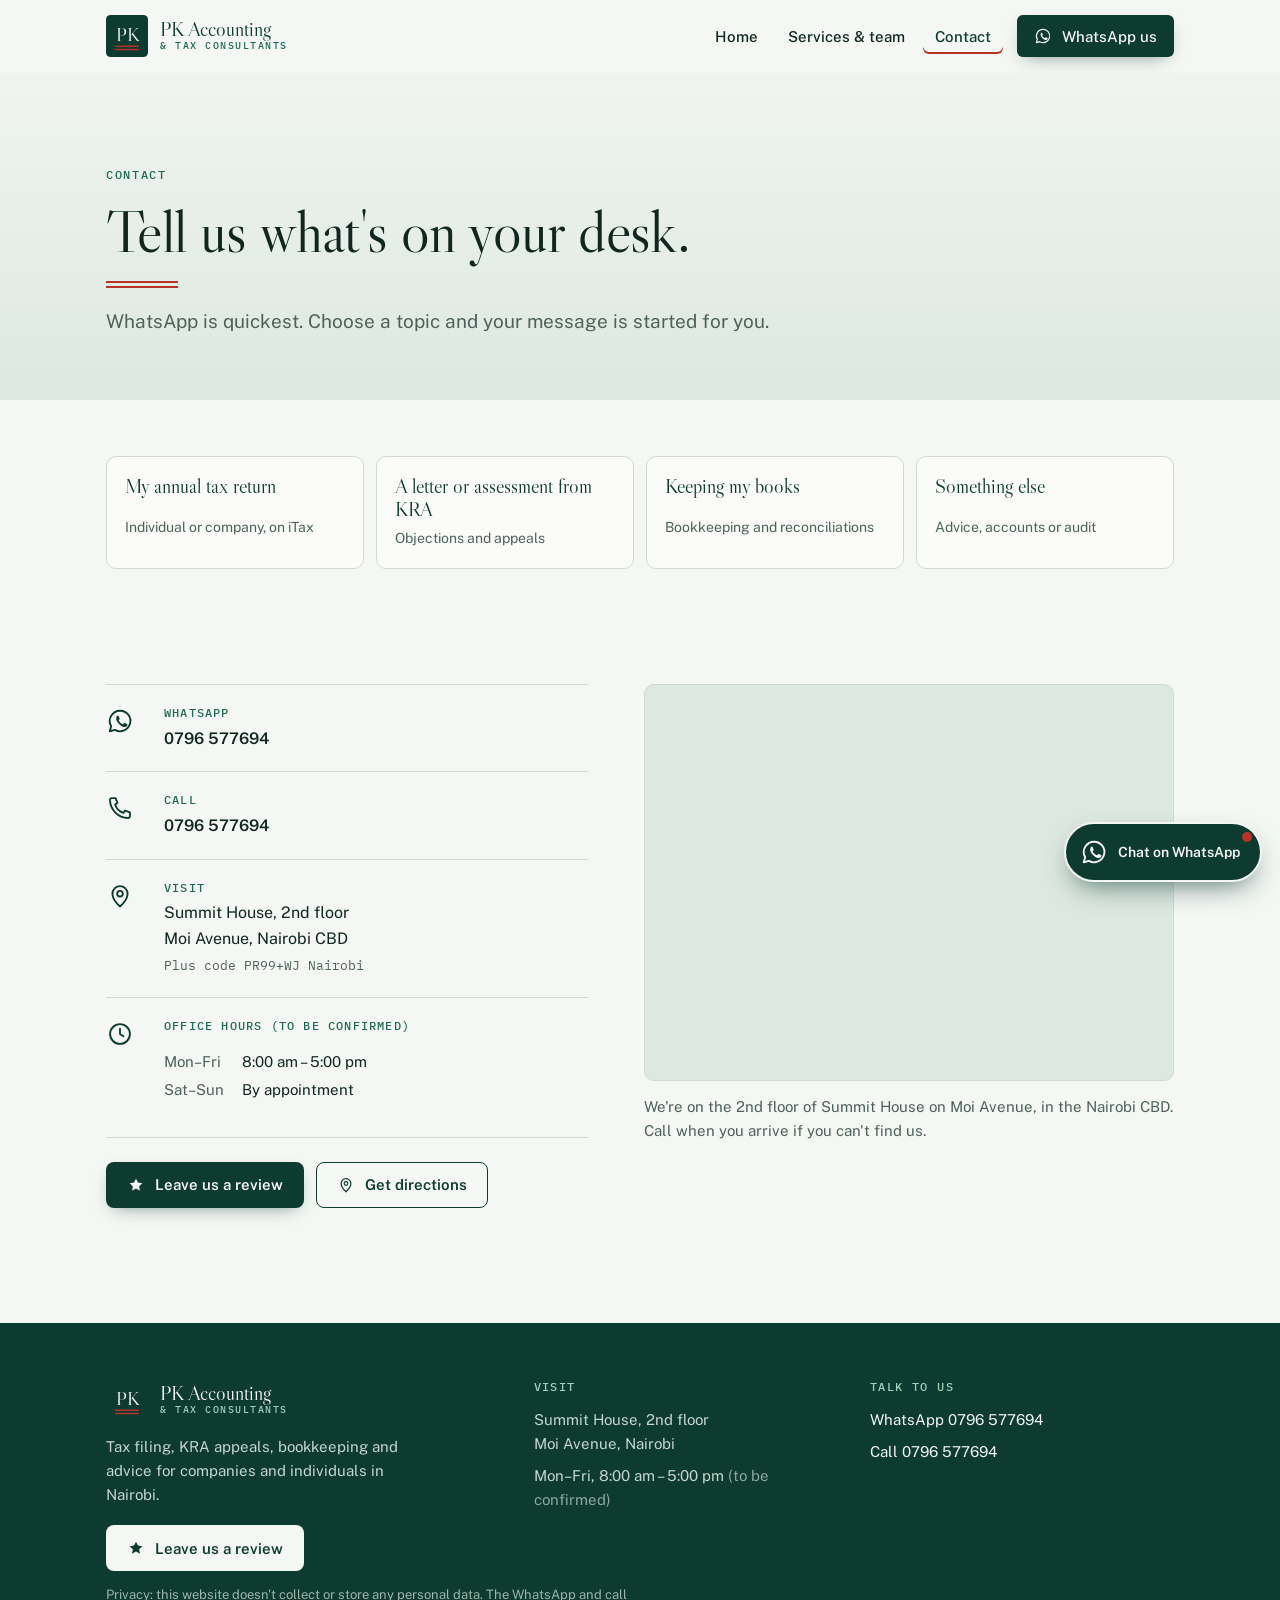
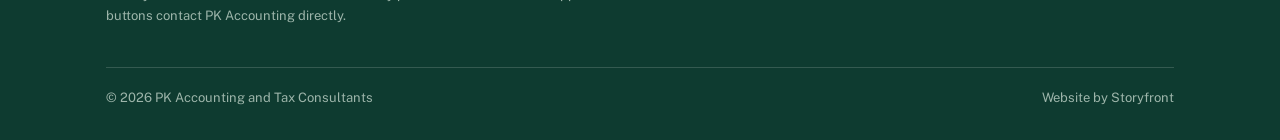
<file: contact.html>
<!doctype html>
<html lang="en-KE" class="no-js">
<head>
<meta charset="utf-8">
<meta name="viewport" content="width=device-width, initial-scale=1, viewport-fit=cover">
<title>Contact & Directions | PK Accounting & Tax Consultants, Moi Avenue</title>
<meta name="description" content="WhatsApp or call 0796 577694, or visit PK Accounting and Tax Consultants at Summit House, 2nd floor, Moi Avenue, Nairobi CBD.">
<meta name="theme-color" content="#0E3B30">
<link rel="canonical" href="https://ignatius-kimeu.github.io/storyfront-pk-accounting/contact.html">
<link rel="icon" href="images/favicon.svg" type="image/svg+xml">
<link rel="icon" href="images/favicon-32.png" sizes="32x32" type="image/png">
<link rel="apple-touch-icon" href="images/apple-touch-icon.png">
<meta property="og:type" content="website">
<meta property="og:site_name" content="PK Accounting and Tax Consultants">
<meta property="og:title" content="Contact & Directions | PK Accounting & Tax Consultants, Moi Avenue">
<meta property="og:description" content="WhatsApp or call 0796 577694, or visit PK Accounting and Tax Consultants at Summit House, 2nd floor, Moi Avenue, Nairobi CBD.">
<meta property="og:url" content="https://ignatius-kimeu.github.io/storyfront-pk-accounting/contact.html">
<meta property="og:image" content="https://ignatius-kimeu.github.io/storyfront-pk-accounting/og-image.jpg">
<meta property="og:image:width" content="1200">
<meta property="og:image:height" content="630">
<meta property="og:image:alt" content="PK Accounting and Tax Consultants: tax filing, KRA appeals and bookkeeping, Summit House, Moi Avenue, Nairobi">
<meta property="og:locale" content="en_KE">
<meta name="twitter:card" content="summary_large_image">
<meta name="twitter:title" content="Contact & Directions | PK Accounting & Tax Consultants, Moi Avenue">
<meta name="twitter:description" content="WhatsApp or call 0796 577694, or visit PK Accounting and Tax Consultants at Summit House, 2nd floor, Moi Avenue, Nairobi CBD.">
<meta name="twitter:image" content="https://ignatius-kimeu.github.io/storyfront-pk-accounting/og-image.jpg">
<link rel="preconnect" href="https://fonts.googleapis.com"><link rel="preconnect" href="https://fonts.gstatic.com" crossorigin><link rel="stylesheet" href="https://fonts.googleapis.com/css2?family=IBM+Plex+Mono:wght@400;500;600&family=Libre+Caslon+Display&family=Public+Sans:wght@400;500;600&display=swap">
<link rel="stylesheet" href="css/style.css">

</head><body>
<a class="skip" href="#main">Skip to content</a>
<div class="splash" aria-hidden="true">
  <svg viewBox="0 0 64 64"><rect width="64" height="64" rx="7" fill="#0E3B30"/><text x="32" y="39" text-anchor="middle" font-family="'Libre Caslon Display',Georgia,serif" font-size="29" fill="#F4F7F4">PK</text><g class="sp-rule"><rect x="14" y="46.5" width="36" height="2.2" fill="#B8322A"/><rect x="14" y="51.5" width="36" height="2.2" fill="#B8322A"/></g></svg>
</div>
<header class="site-header">
  <div class="wrap nav">
    <a class="brand" href="index.html" aria-label="PK Accounting and Tax Consultants, home">
      <svg viewBox="0 0 64 64" aria-hidden="true"><rect width="64" height="64" rx="7" fill="#0E3B30"/><text x="32" y="39" text-anchor="middle" font-family="'Libre Caslon Display',Georgia,serif" font-size="29" fill="#F4F7F4">PK</text><rect x="14" y="46.5" width="36" height="2.2" fill="#B8322A"/><rect x="14" y="51.5" width="36" height="2.2" fill="#B8322A"/></svg>
      <span class="wm"><b>PK Accounting</b><small>&amp; TAX CONSULTANTS</small></span>
    </a>
    <button class="menu-toggle" aria-controls="menu" aria-expanded="false"><span class="sr-only">Menu</span><svg class="" viewBox="0 0 24 24" fill="none" stroke="currentColor" stroke-width="1.6" stroke-linecap="round" stroke-linejoin="round" aria-hidden="true"><path d="M4 7h16M4 12h16M4 17h10"/></svg></button>
    <nav class="menu" id="menu" aria-label="Main">
      <a href="index.html">Home</a>
      <a href="services.html">Services &amp; team</a>
      <a href="contact.html" aria-current="page">Contact</a>
      <a class="btn btn-primary" href="https://wa.me/254796577694?text=Hello%20PK%20Accounting%2C%20I%20found%20you%20through%20your%20website.%0A%0AI%20need%20help%20with%3A%20%0AI%20am%3A%20an%20individual%20%2F%20a%20company%0ABest%20time%20to%20call%20me%3A%20%0AMy%20name%3A%20" target="_blank" rel="noopener"><svg class="" viewBox="0 0 24 24" fill="none" stroke="currentColor" stroke-width="1.6" stroke-linecap="round" stroke-linejoin="round" aria-hidden="true"><path d="M12 3.2a8.8 8.8 0 0 0-7.6 13.2L3.2 20.8l4.5-1.2A8.8 8.8 0 1 0 12 3.2z"/><path d="M8.9 8.2c.3-.6.6-.6.9-.6h.6c.2 0 .4.1.5.4l.8 1.9c.1.2 0 .5-.1.6l-.6.7c-.1.2-.2.4 0 .6.4.7 1 1.4 1.6 1.9.6.5 1.2.8 1.7 1 .2.1.4 0 .6-.1l.7-.8c.2-.2.4-.2.6-.1l1.8.9c.2.1.4.3.4.5 0 .5-.2 1.2-.6 1.5-.5.4-1.2.7-2 .6-1-.1-2.5-.6-4-2-1.8-1.6-2.8-3.4-3-4.5-.2-.9.1-1.8.6-2.5z" fill="currentColor" stroke="none"/></svg>WhatsApp us</a>
    </nav>
  </div>
</header>
<main id="main">
<section class="page-hero">
  <div class="wrap">
    <span class="eyebrow">Contact</span>
    <h1 class="h-display" style="font-size:clamp(34px,5.4vw,60px)">Tell us what's on your desk.</h1>
    <span class="rule2 draw in"></span>
    <p class="lede">WhatsApp is quickest. Choose a topic and your message is started for you.</p>
  </div>
</section>

<section class="section" style="padding-top:clamp(36px,5vw,56px)">
  <div class="wrap">
    <div class="chooser reveal" aria-label="Start a WhatsApp message about"><a class="choice" href="https://wa.me/254796577694?text=Hello%20PK%20Accounting%2C%20I%20found%20you%20through%20your%20website.%0A%0AI%20need%20help%20with%3A%20My%20annual%20tax%20return%0AI%20am%3A%20an%20individual%20%2F%20a%20company%0ABest%20time%20to%20call%20me%3A%20%0AMy%20name%3A%20" target="_blank" rel="noopener"><b>My annual tax return</b><span>Individual or company, on iTax</span></a><a class="choice" href="https://wa.me/254796577694?text=Hello%20PK%20Accounting%2C%20I%20found%20you%20through%20your%20website.%0A%0AI%20need%20help%20with%3A%20A%20letter%20or%20assessment%20from%20KRA%0AI%20am%3A%20an%20individual%20%2F%20a%20company%0ABest%20time%20to%20call%20me%3A%20%0AMy%20name%3A%20" target="_blank" rel="noopener"><b>A letter or assessment from KRA</b><span>Objections and appeals</span></a><a class="choice" href="https://wa.me/254796577694?text=Hello%20PK%20Accounting%2C%20I%20found%20you%20through%20your%20website.%0A%0AI%20need%20help%20with%3A%20Keeping%20my%20books%0AI%20am%3A%20an%20individual%20%2F%20a%20company%0ABest%20time%20to%20call%20me%3A%20%0AMy%20name%3A%20" target="_blank" rel="noopener"><b>Keeping my books</b><span>Bookkeeping and reconciliations</span></a><a class="choice" href="https://wa.me/254796577694?text=Hello%20PK%20Accounting%2C%20I%20found%20you%20through%20your%20website.%0A%0AI%20need%20help%20with%3A%20Something%20else%0AI%20am%3A%20an%20individual%20%2F%20a%20company%0ABest%20time%20to%20call%20me%3A%20%0AMy%20name%3A%20" target="_blank" rel="noopener"><b>Something else</b><span>Advice, accounts or audit</span></a></div>
  </div>
</section>

<section class="section" style="padding-top:0">
  <div class="wrap contact-grid">
    <div class="reveal">
      <ul class="contact-list">
        <li><svg class="ico" viewBox="0 0 24 24" fill="none" stroke="currentColor" stroke-width="1.6" stroke-linecap="round" stroke-linejoin="round" aria-hidden="true"><path d="M12 3.2a8.8 8.8 0 0 0-7.6 13.2L3.2 20.8l4.5-1.2A8.8 8.8 0 1 0 12 3.2z"/><path d="M8.9 8.2c.3-.6.6-.6.9-.6h.6c.2 0 .4.1.5.4l.8 1.9c.1.2 0 .5-.1.6l-.6.7c-.1.2-.2.4 0 .6.4.7 1 1.4 1.6 1.9.6.5 1.2.8 1.7 1 .2.1.4 0 .6-.1l.7-.8c.2-.2.4-.2.6-.1l1.8.9c.2.1.4.3.4.5 0 .5-.2 1.2-.6 1.5-.5.4-1.2.7-2 .6-1-.1-2.5-.6-4-2-1.8-1.6-2.8-3.4-3-4.5-.2-.9.1-1.8.6-2.5z" fill="currentColor" stroke="none"/></svg><div><b>WhatsApp</b><a href="https://wa.me/254796577694?text=Hello%20PK%20Accounting%2C%20I%20found%20you%20through%20your%20website.%0A%0AI%20need%20help%20with%3A%20%0AI%20am%3A%20an%20individual%20%2F%20a%20company%0ABest%20time%20to%20call%20me%3A%20%0AMy%20name%3A%20" target="_blank" rel="noopener">0796 577694</a></div></li>
        <li><svg class="ico" viewBox="0 0 24 24" fill="none" stroke="currentColor" stroke-width="1.6" stroke-linecap="round" stroke-linejoin="round" aria-hidden="true"><path d="M5 3.5h3.2l1.6 4.2-2 1.3a11 11 0 0 0 7.2 7.2l1.3-2 4.2 1.6V19a1.6 1.6 0 0 1-1.7 1.6A15.8 15.8 0 0 1 3.4 5.2 1.6 1.6 0 0 1 5 3.5z"/></svg><div><b>Call</b><a href="tel:+254796577694">0796 577694</a></div></li>
        <li><svg class="ico" viewBox="0 0 24 24" fill="none" stroke="currentColor" stroke-width="1.6" stroke-linecap="round" stroke-linejoin="round" aria-hidden="true"><path d="M12 21s-6.5-6-6.5-11a6.5 6.5 0 0 1 13 0c0 5-6.5 11-6.5 11z"/><circle cx="12" cy="10" r="2.4"/></svg><div><b>Visit</b>Summit House, 2nd floor<br>Moi Avenue, Nairobi CBD<br><span class="mono" style="font-size:13px;color:var(--muted)">Plus code PR99+WJ Nairobi</span></div></li>
        <!-- Placeholder hours: Google shows "Open 24 hours". Confirm real office hours with the owner. -->
        <li><svg class="ico" viewBox="0 0 24 24" fill="none" stroke="currentColor" stroke-width="1.6" stroke-linecap="round" stroke-linejoin="round" aria-hidden="true"><circle cx="12" cy="12" r="8.5"/><path d="M12 7.5V12l3 2"/></svg><div><b>Office hours (to be confirmed)</b><dl class="hours"><dt>Mon–Fri</dt><dd>8:00 am – 5:00 pm</dd><dt>Sat–Sun</dt><dd>By appointment</dd></dl></div></li>
      </ul>
      <div class="btn-row" style="margin-top:24px">
        <a class="btn btn-primary" href="https://maps.google.com/?cid=15574996764983416055" target="_blank" rel="noopener"><svg class="" viewBox="0 0 24 24" fill="none" stroke="currentColor" stroke-width="1.6" stroke-linecap="round" stroke-linejoin="round" aria-hidden="true"><path d="M12 3.5l2.6 5.3 5.8.8-4.2 4.1 1 5.8L12 16.8l-5.2 2.7 1-5.8-4.2-4.1 5.8-.8z" fill="currentColor" stroke="none"/></svg>Leave us a review</a>
        <a class="btn btn-ghost" href="https://www.google.com/maps/search/?api=1&query=PK+Accounting+and+Tax+Consultants%2C+Summit+House%2C+Moi+Ave%2C+Nairobi" target="_blank" rel="noopener"><svg class="" viewBox="0 0 24 24" fill="none" stroke="currentColor" stroke-width="1.6" stroke-linecap="round" stroke-linejoin="round" aria-hidden="true"><path d="M12 21s-6.5-6-6.5-11a6.5 6.5 0 0 1 13 0c0 5-6.5 11-6.5 11z"/><circle cx="12" cy="10" r="2.4"/></svg>Get directions</a>
      </div>
    </div>
    <div class="reveal reveal-d2">
      <div class="map">
        <iframe title="Map showing Summit House, Moi Avenue, Nairobi" loading="lazy" referrerpolicy="no-referrer-when-downgrade"
          src="https://maps.google.com/maps?q=-1.2802474,36.8190764&amp;z=17&amp;output=embed"></iframe>
      </div>
      <p class="directions">We're on the 2nd floor of Summit House on Moi Avenue, in the Nairobi CBD. Call when you arrive if you can't find us.</p>
    </div>
  </div>
</section>
</main>

<footer class="site-footer">
  <div class="wrap">
    <div class="foot-grid">
      <div>
        <a class="brand" href="index.html" aria-label="PK Accounting and Tax Consultants, home"><svg viewBox="0 0 64 64" aria-hidden="true"><rect width="64" height="64" rx="7" fill="#0E3B30"/><text x="32" y="39" text-anchor="middle" font-family="'Libre Caslon Display',Georgia,serif" font-size="29" fill="#F4F7F4">PK</text><rect x="14" y="46.5" width="36" height="2.2" fill="#B8322A"/><rect x="14" y="51.5" width="36" height="2.2" fill="#B8322A"/></svg><span class="wm"><b>PK Accounting</b><small>&amp; TAX CONSULTANTS</small></span></a>
        <p class="foot-tag">Tax filing, KRA appeals, bookkeeping and advice for companies and individuals in Nairobi.</p>
        <p style="margin-top:18px"><a class="btn btn-light" href="https://maps.google.com/?cid=15574996764983416055" target="_blank" rel="noopener"><svg class="" viewBox="0 0 24 24" fill="none" stroke="currentColor" stroke-width="1.6" stroke-linecap="round" stroke-linejoin="round" aria-hidden="true"><path d="M12 3.5l2.6 5.3 5.8.8-4.2 4.1 1 5.8L12 16.8l-5.2 2.7 1-5.8-4.2-4.1 5.8-.8z" fill="currentColor" stroke="none"/></svg>Leave us a review</a></p>
      </div>
      <div>
        <h4>Visit</h4>
        <ul>
          <li>Summit House, 2nd floor<br>Moi Avenue, Nairobi</li>
          <!-- Hours are a placeholder: Google says "Open 24 hours", which is almost certainly a default nobody set. Confirm with the owner. -->
          <li>Mon–Fri, 8:00 am – 5:00 pm <span style="opacity:.7">(to be confirmed)</span></li>
        </ul>
      </div>
      <div>
        <h4>Talk to us</h4>
        <ul>
          <li><a href="https://wa.me/254796577694?text=Hello%20PK%20Accounting%2C%20I%20found%20you%20through%20your%20website.%0A%0AI%20need%20help%20with%3A%20%0AI%20am%3A%20an%20individual%20%2F%20a%20company%0ABest%20time%20to%20call%20me%3A%20%0AMy%20name%3A%20" target="_blank" rel="noopener">WhatsApp 0796 577694</a></li>
          <li><a href="tel:+254796577694">Call 0796 577694</a></li>
          <!-- No social accounts found (checked 26 Sep 2026). Add links here if the owner has any. -->
        </ul>
      </div>
    </div>
    <p class="privacy">Privacy: this website doesn't collect or store any personal data. The WhatsApp and call buttons contact PK Accounting directly.</p>
    <div class="foot-bottom"><span>© <span data-year>2026</span> PK Accounting and Tax Consultants</span><span>Website by Storyfront</span></div>
  </div>
</footer>
<a class="wa-float" href="https://wa.me/254796577694?text=Hello%20PK%20Accounting%2C%20I%20found%20you%20through%20your%20website.%0A%0AI%20need%20help%20with%3A%20%0AI%20am%3A%20an%20individual%20%2F%20a%20company%0ABest%20time%20to%20call%20me%3A%20%0AMy%20name%3A%20" target="_blank" rel="noopener" aria-label="Chat with PK Accounting on WhatsApp"><svg class="" viewBox="0 0 24 24" fill="none" stroke="currentColor" stroke-width="1.6" stroke-linecap="round" stroke-linejoin="round" aria-hidden="true"><path d="M12 3.2a8.8 8.8 0 0 0-7.6 13.2L3.2 20.8l4.5-1.2A8.8 8.8 0 1 0 12 3.2z"/><path d="M8.9 8.2c.3-.6.6-.6.9-.6h.6c.2 0 .4.1.5.4l.8 1.9c.1.2 0 .5-.1.6l-.6.7c-.1.2-.2.4 0 .6.4.7 1 1.4 1.6 1.9.6.5 1.2.8 1.7 1 .2.1.4 0 .6-.1l.7-.8c.2-.2.4-.2.6-.1l1.8.9c.2.1.4.3.4.5 0 .5-.2 1.2-.6 1.5-.5.4-1.2.7-2 .6-1-.1-2.5-.6-4-2-1.8-1.6-2.8-3.4-3-4.5-.2-.9.1-1.8.6-2.5z" fill="currentColor" stroke="none"/></svg><span class="lbl">Chat on WhatsApp</span></a>
<script src="js/main.js" defer></script>
</body>
</html>
</file>
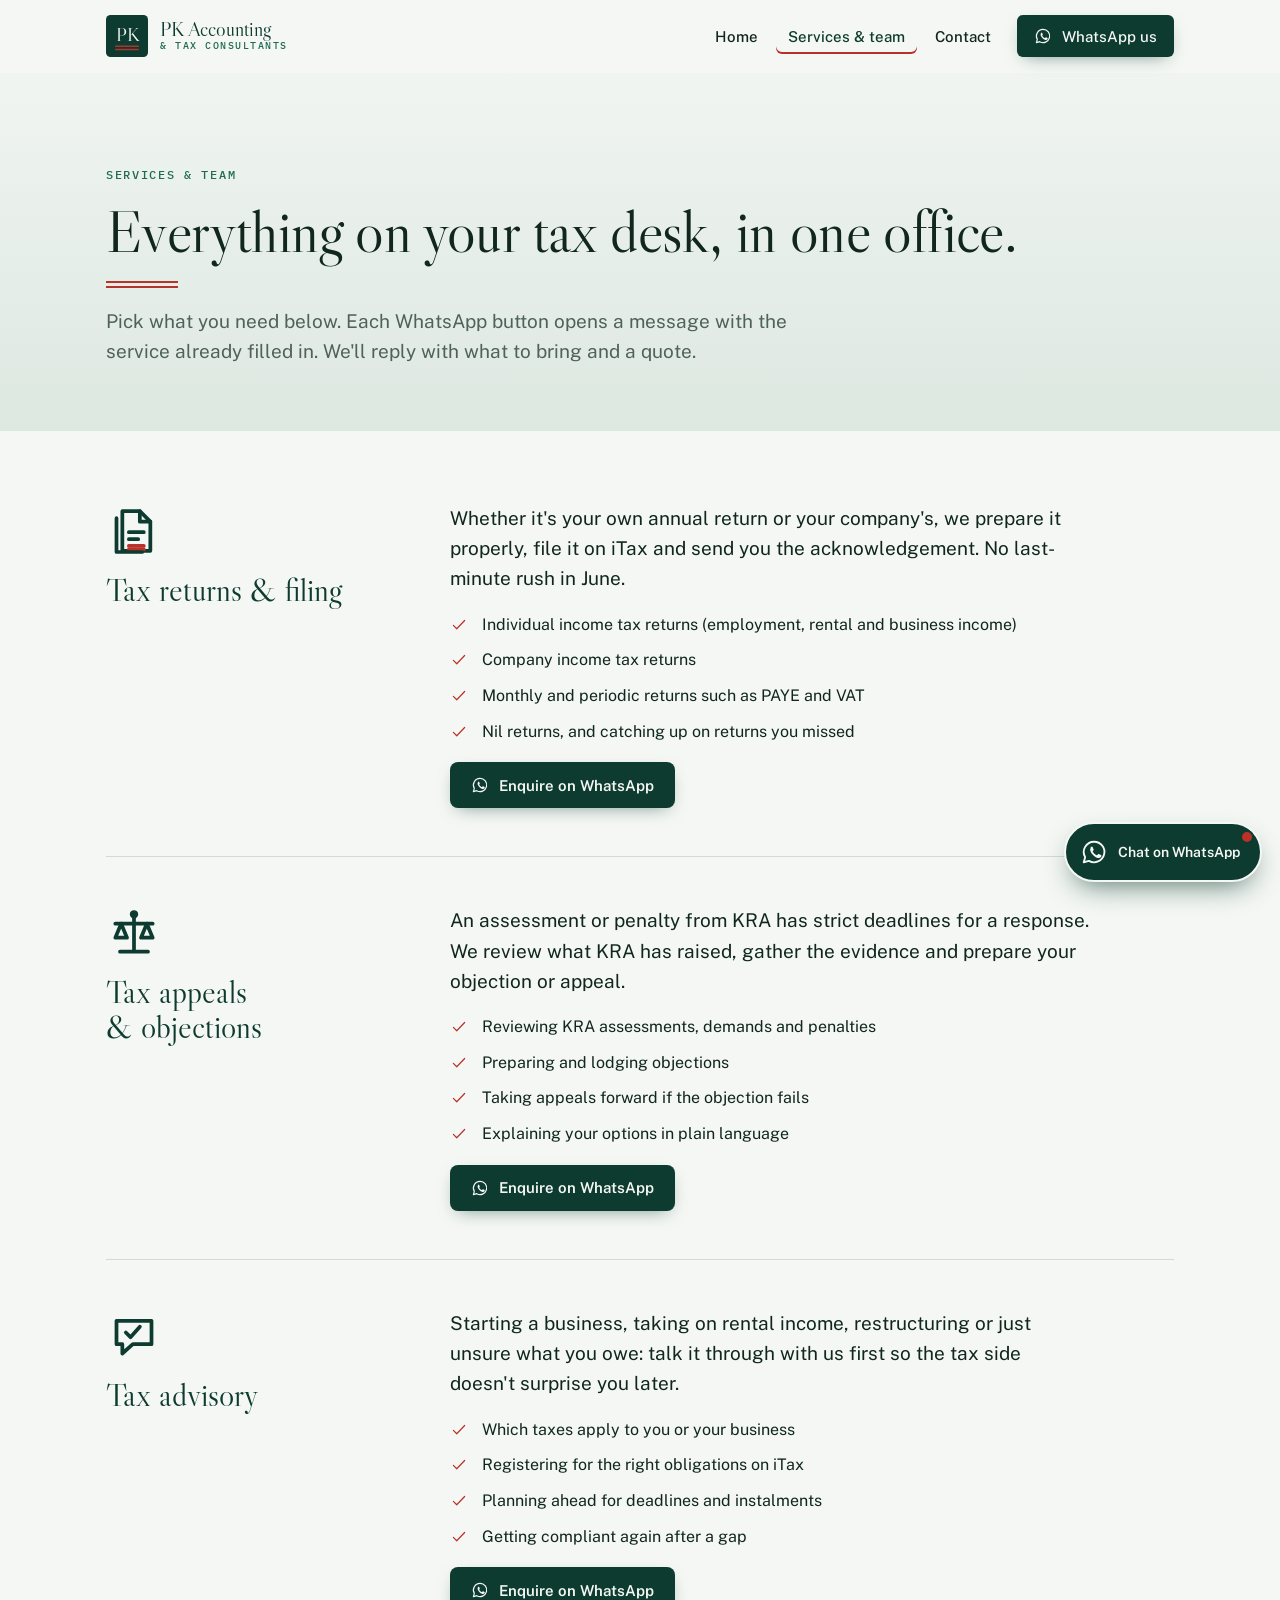
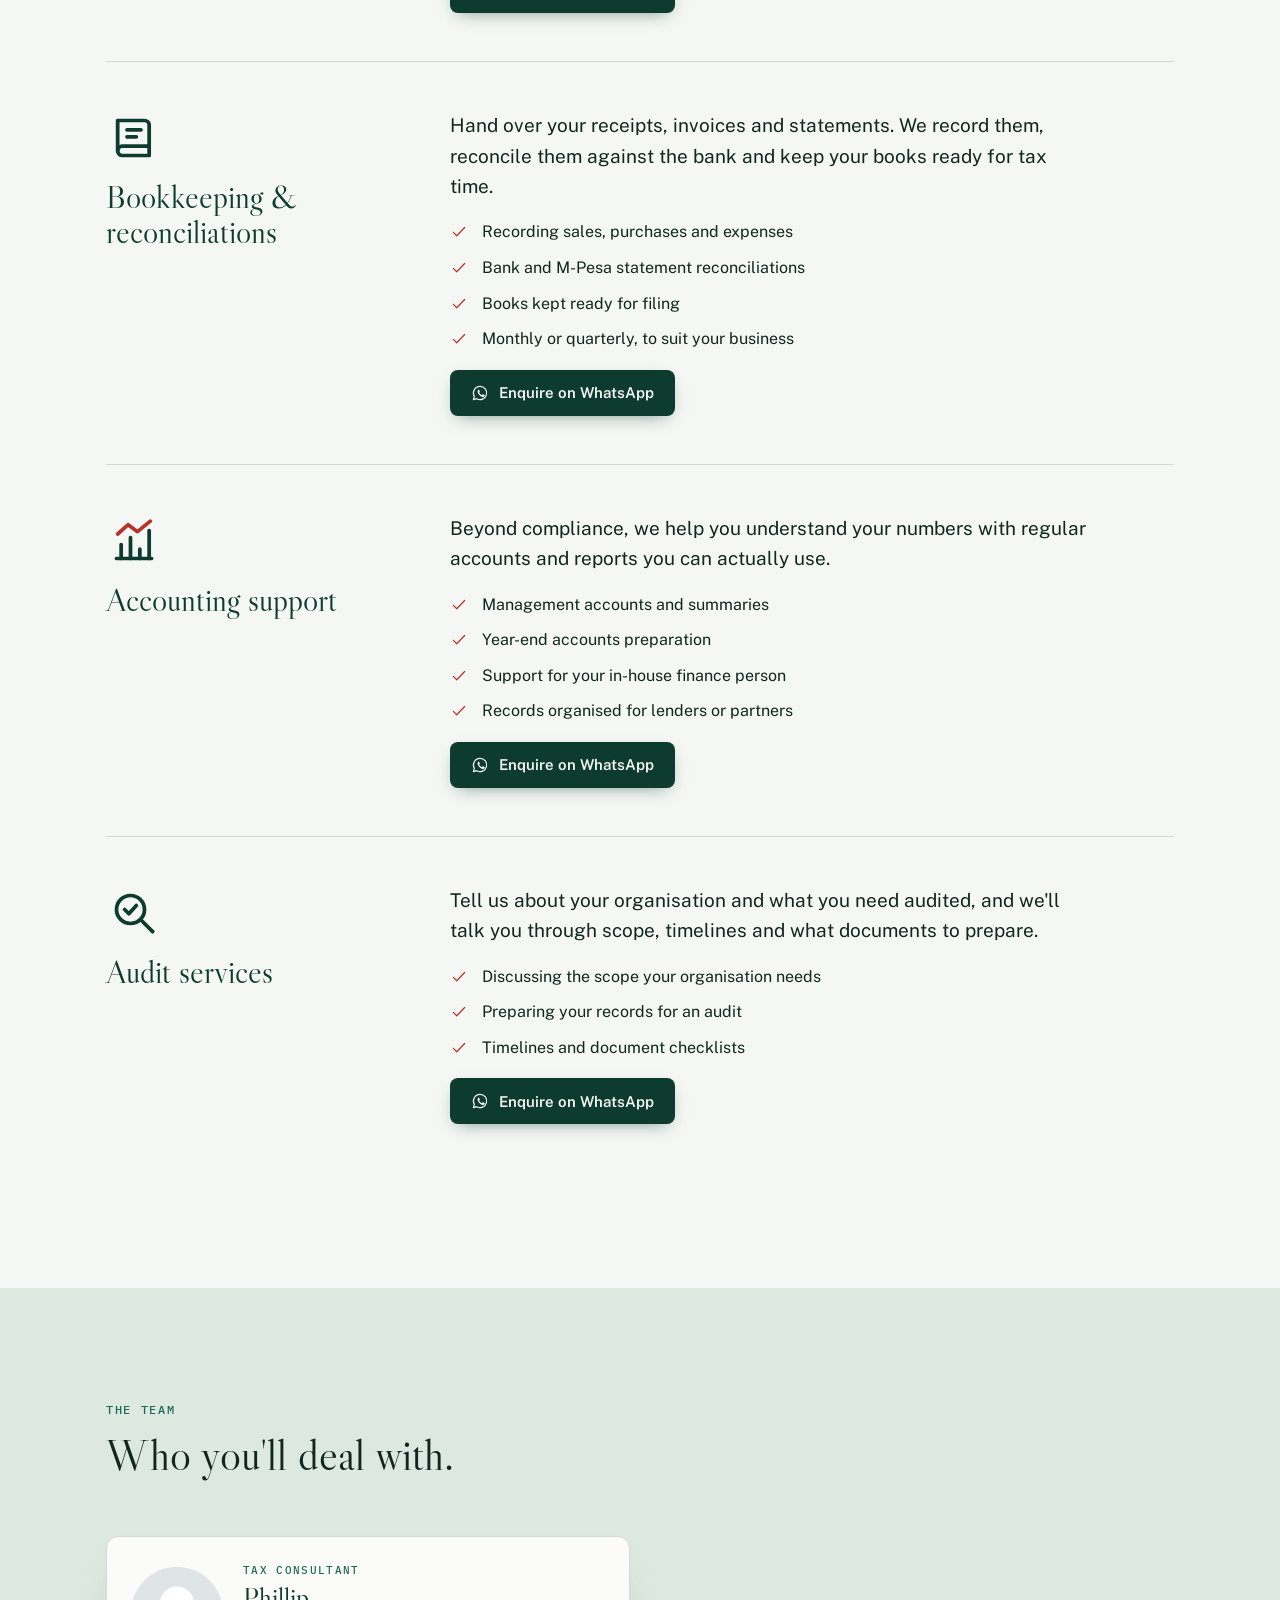
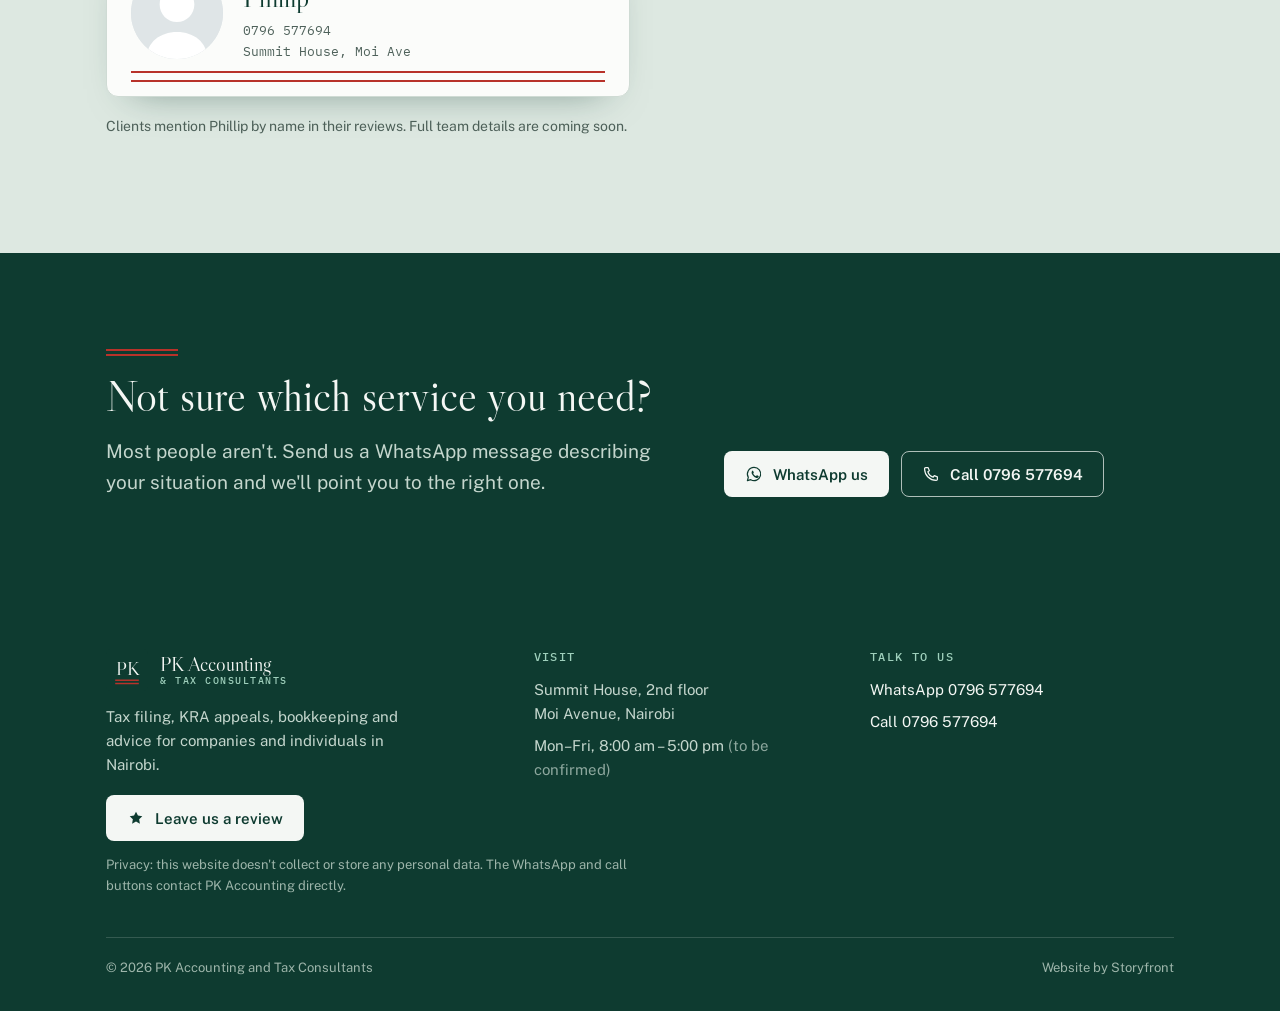
<file: services.html>
<!doctype html>
<html lang="en-KE" class="no-js">
<head>
<meta charset="utf-8">
<meta name="viewport" content="width=device-width, initial-scale=1, viewport-fit=cover">
<title>Services & Team | PK Accounting & Tax Consultants, Nairobi</title>
<meta name="description" content="Tax returns and iTax filing, KRA objections and appeals, tax advice, bookkeeping, accounting support and audit enquiries. Meet the team at Summit House, Moi Avenue.">
<meta name="theme-color" content="#0E3B30">
<link rel="canonical" href="https://ignatius-kimeu.github.io/storyfront-pk-accounting/services.html">
<link rel="icon" href="images/favicon.svg" type="image/svg+xml">
<link rel="icon" href="images/favicon-32.png" sizes="32x32" type="image/png">
<link rel="apple-touch-icon" href="images/apple-touch-icon.png">
<meta property="og:type" content="website">
<meta property="og:site_name" content="PK Accounting and Tax Consultants">
<meta property="og:title" content="Services & Team | PK Accounting & Tax Consultants, Nairobi">
<meta property="og:description" content="Tax returns and iTax filing, KRA objections and appeals, tax advice, bookkeeping, accounting support and audit enquiries. Meet the team at Summit House, Moi Avenue.">
<meta property="og:url" content="https://ignatius-kimeu.github.io/storyfront-pk-accounting/services.html">
<meta property="og:image" content="https://ignatius-kimeu.github.io/storyfront-pk-accounting/og-image.jpg">
<meta property="og:image:width" content="1200">
<meta property="og:image:height" content="630">
<meta property="og:image:alt" content="PK Accounting and Tax Consultants: tax filing, KRA appeals and bookkeeping, Summit House, Moi Avenue, Nairobi">
<meta property="og:locale" content="en_KE">
<meta name="twitter:card" content="summary_large_image">
<meta name="twitter:title" content="Services & Team | PK Accounting & Tax Consultants, Nairobi">
<meta name="twitter:description" content="Tax returns and iTax filing, KRA objections and appeals, tax advice, bookkeeping, accounting support and audit enquiries. Meet the team at Summit House, Moi Avenue.">
<meta name="twitter:image" content="https://ignatius-kimeu.github.io/storyfront-pk-accounting/og-image.jpg">
<link rel="preconnect" href="https://fonts.googleapis.com"><link rel="preconnect" href="https://fonts.gstatic.com" crossorigin><link rel="stylesheet" href="https://fonts.googleapis.com/css2?family=IBM+Plex+Mono:wght@400;500;600&family=Libre+Caslon+Display&family=Public+Sans:wght@400;500;600&display=swap">
<link rel="stylesheet" href="css/style.css">

</head><body>
<a class="skip" href="#main">Skip to content</a>
<div class="splash" aria-hidden="true">
  <svg viewBox="0 0 64 64"><rect width="64" height="64" rx="7" fill="#0E3B30"/><text x="32" y="39" text-anchor="middle" font-family="'Libre Caslon Display',Georgia,serif" font-size="29" fill="#F4F7F4">PK</text><g class="sp-rule"><rect x="14" y="46.5" width="36" height="2.2" fill="#B8322A"/><rect x="14" y="51.5" width="36" height="2.2" fill="#B8322A"/></g></svg>
</div>
<header class="site-header">
  <div class="wrap nav">
    <a class="brand" href="index.html" aria-label="PK Accounting and Tax Consultants, home">
      <svg viewBox="0 0 64 64" aria-hidden="true"><rect width="64" height="64" rx="7" fill="#0E3B30"/><text x="32" y="39" text-anchor="middle" font-family="'Libre Caslon Display',Georgia,serif" font-size="29" fill="#F4F7F4">PK</text><rect x="14" y="46.5" width="36" height="2.2" fill="#B8322A"/><rect x="14" y="51.5" width="36" height="2.2" fill="#B8322A"/></svg>
      <span class="wm"><b>PK Accounting</b><small>&amp; TAX CONSULTANTS</small></span>
    </a>
    <button class="menu-toggle" aria-controls="menu" aria-expanded="false"><span class="sr-only">Menu</span><svg class="" viewBox="0 0 24 24" fill="none" stroke="currentColor" stroke-width="1.6" stroke-linecap="round" stroke-linejoin="round" aria-hidden="true"><path d="M4 7h16M4 12h16M4 17h10"/></svg></button>
    <nav class="menu" id="menu" aria-label="Main">
      <a href="index.html">Home</a>
      <a href="services.html" aria-current="page">Services &amp; team</a>
      <a href="contact.html">Contact</a>
      <a class="btn btn-primary" href="https://wa.me/254796577694?text=Hello%20PK%20Accounting%2C%20I%20found%20you%20through%20your%20website.%0A%0AI%20need%20help%20with%3A%20%0AI%20am%3A%20an%20individual%20%2F%20a%20company%0ABest%20time%20to%20call%20me%3A%20%0AMy%20name%3A%20" target="_blank" rel="noopener"><svg class="" viewBox="0 0 24 24" fill="none" stroke="currentColor" stroke-width="1.6" stroke-linecap="round" stroke-linejoin="round" aria-hidden="true"><path d="M12 3.2a8.8 8.8 0 0 0-7.6 13.2L3.2 20.8l4.5-1.2A8.8 8.8 0 1 0 12 3.2z"/><path d="M8.9 8.2c.3-.6.6-.6.9-.6h.6c.2 0 .4.1.5.4l.8 1.9c.1.2 0 .5-.1.6l-.6.7c-.1.2-.2.4 0 .6.4.7 1 1.4 1.6 1.9.6.5 1.2.8 1.7 1 .2.1.4 0 .6-.1l.7-.8c.2-.2.4-.2.6-.1l1.8.9c.2.1.4.3.4.5 0 .5-.2 1.2-.6 1.5-.5.4-1.2.7-2 .6-1-.1-2.5-.6-4-2-1.8-1.6-2.8-3.4-3-4.5-.2-.9.1-1.8.6-2.5z" fill="currentColor" stroke="none"/></svg>WhatsApp us</a>
    </nav>
  </div>
</header>
<main id="main">
<section class="page-hero">
  <div class="wrap">
    <span class="eyebrow">Services &amp; team</span>
    <h1 class="h-display" style="font-size:clamp(34px,5.4vw,60px)">Everything on your tax desk, in one office.</h1>
    <span class="rule2 draw in"></span>
    <p class="lede">Pick what you need below. Each WhatsApp button opens a message with the service already filled in. We'll reply with what to bring and a quote.</p>
  </div>
</section>

<section class="section" style="padding-top:clamp(40px,6vw,72px)">
  <div class="wrap">
    <!-- Scope under 'tax filing' is our best reading of the service. PAYE/VAT/nil/catch-up returns: confirm on the walkthrough call. --><article class="svc" id="tax-filing">
      <div class="svc-head reveal"><svg class="ico" viewBox="0 0 24 24" fill="none" stroke="currentColor" stroke-width="1.6" stroke-linecap="round" stroke-linejoin="round" aria-hidden="true"><path d="M7 3.5h7.5L19 8v12.5H7z"/><path d="M14.5 3.5V8H19"/><path d="M9.8 12.5h6.4M9.8 15.5h4"/><path d="M9.8 18.4h6.4" stroke="#B8322A"/><path d="M9.8 19.9h6.4" stroke="#B8322A"/><path d="M4.5 6.5v14.5h11"/></svg><h2>Tax returns &amp; filing</h2></div>
      <div class="svc-body reveal reveal-d1">
        <p class="lede" style="color:var(--ink)">Whether it's your own annual return or your company's, we prepare it properly, file it on iTax and send you the acknowledgement. No last-minute rush in June.</p>
        <ul class="ticks"><li><svg class="" viewBox="0 0 24 24" fill="none" stroke="currentColor" stroke-width="1.6" stroke-linecap="round" stroke-linejoin="round" aria-hidden="true"><path d="M4.5 12.5l4.5 4.5 10.5-11"/></svg><span>Individual income tax returns (employment, rental and business income)</span></li><li><svg class="" viewBox="0 0 24 24" fill="none" stroke="currentColor" stroke-width="1.6" stroke-linecap="round" stroke-linejoin="round" aria-hidden="true"><path d="M4.5 12.5l4.5 4.5 10.5-11"/></svg><span>Company income tax returns</span></li><li><svg class="" viewBox="0 0 24 24" fill="none" stroke="currentColor" stroke-width="1.6" stroke-linecap="round" stroke-linejoin="round" aria-hidden="true"><path d="M4.5 12.5l4.5 4.5 10.5-11"/></svg><span>Monthly and periodic returns such as PAYE and VAT</span></li><li><svg class="" viewBox="0 0 24 24" fill="none" stroke="currentColor" stroke-width="1.6" stroke-linecap="round" stroke-linejoin="round" aria-hidden="true"><path d="M4.5 12.5l4.5 4.5 10.5-11"/></svg><span>Nil returns, and catching up on returns you missed</span></li></ul>
        <a class="btn btn-primary" href="https://wa.me/254796577694?text=Hello%20PK%20Accounting%2C%20I%20found%20you%20through%20your%20website.%0A%0AI%20need%20help%20with%3A%20Tax%20returns%20%26%20filing%0AI%20am%3A%20an%20individual%20%2F%20a%20company%0ABest%20time%20to%20call%20me%3A%20%0AMy%20name%3A%20" target="_blank" rel="noopener"><svg class="" viewBox="0 0 24 24" fill="none" stroke="currentColor" stroke-width="1.6" stroke-linecap="round" stroke-linejoin="round" aria-hidden="true"><path d="M12 3.2a8.8 8.8 0 0 0-7.6 13.2L3.2 20.8l4.5-1.2A8.8 8.8 0 1 0 12 3.2z"/><path d="M8.9 8.2c.3-.6.6-.6.9-.6h.6c.2 0 .4.1.5.4l.8 1.9c.1.2 0 .5-.1.6l-.6.7c-.1.2-.2.4 0 .6.4.7 1 1.4 1.6 1.9.6.5 1.2.8 1.7 1 .2.1.4 0 .6-.1l.7-.8c.2-.2.4-.2.6-.1l1.8.9c.2.1.4.3.4.5 0 .5-.2 1.2-.6 1.5-.5.4-1.2.7-2 .6-1-.1-2.5-.6-4-2-1.8-1.6-2.8-3.4-3-4.5-.2-.9.1-1.8.6-2.5z" fill="currentColor" stroke="none"/></svg>Enquire on WhatsApp</a>
      </div>
    </article>
    <article class="svc" id="tax-appeals">
      <div class="svc-head reveal"><svg class="ico" viewBox="0 0 24 24" fill="none" stroke="currentColor" stroke-width="1.6" stroke-linecap="round" stroke-linejoin="round" aria-hidden="true"><path d="M12 4v16M6 20h12"/><path d="M4 8h16"/><path d="M6.5 8L4 14h5z"/><path d="M17.5 8L15 14h5z"/><circle cx="12" cy="4" r="1"/></svg><h2>Tax appeals &amp; objections</h2></div>
      <div class="svc-body reveal reveal-d1">
        <p class="lede" style="color:var(--ink)">An assessment or penalty from KRA has strict deadlines for a response. We review what KRA has raised, gather the evidence and prepare your objection or appeal.</p>
        <ul class="ticks"><li><svg class="" viewBox="0 0 24 24" fill="none" stroke="currentColor" stroke-width="1.6" stroke-linecap="round" stroke-linejoin="round" aria-hidden="true"><path d="M4.5 12.5l4.5 4.5 10.5-11"/></svg><span>Reviewing KRA assessments, demands and penalties</span></li><li><svg class="" viewBox="0 0 24 24" fill="none" stroke="currentColor" stroke-width="1.6" stroke-linecap="round" stroke-linejoin="round" aria-hidden="true"><path d="M4.5 12.5l4.5 4.5 10.5-11"/></svg><span>Preparing and lodging objections</span></li><li><svg class="" viewBox="0 0 24 24" fill="none" stroke="currentColor" stroke-width="1.6" stroke-linecap="round" stroke-linejoin="round" aria-hidden="true"><path d="M4.5 12.5l4.5 4.5 10.5-11"/></svg><span>Taking appeals forward if the objection fails</span></li><li><svg class="" viewBox="0 0 24 24" fill="none" stroke="currentColor" stroke-width="1.6" stroke-linecap="round" stroke-linejoin="round" aria-hidden="true"><path d="M4.5 12.5l4.5 4.5 10.5-11"/></svg><span>Explaining your options in plain language</span></li></ul>
        <a class="btn btn-primary" href="https://wa.me/254796577694?text=Hello%20PK%20Accounting%2C%20I%20found%20you%20through%20your%20website.%0A%0AI%20need%20help%20with%3A%20Tax%20appeals%20%26%20objections%0AI%20am%3A%20an%20individual%20%2F%20a%20company%0ABest%20time%20to%20call%20me%3A%20%0AMy%20name%3A%20" target="_blank" rel="noopener"><svg class="" viewBox="0 0 24 24" fill="none" stroke="currentColor" stroke-width="1.6" stroke-linecap="round" stroke-linejoin="round" aria-hidden="true"><path d="M12 3.2a8.8 8.8 0 0 0-7.6 13.2L3.2 20.8l4.5-1.2A8.8 8.8 0 1 0 12 3.2z"/><path d="M8.9 8.2c.3-.6.6-.6.9-.6h.6c.2 0 .4.1.5.4l.8 1.9c.1.2 0 .5-.1.6l-.6.7c-.1.2-.2.4 0 .6.4.7 1 1.4 1.6 1.9.6.5 1.2.8 1.7 1 .2.1.4 0 .6-.1l.7-.8c.2-.2.4-.2.6-.1l1.8.9c.2.1.4.3.4.5 0 .5-.2 1.2-.6 1.5-.5.4-1.2.7-2 .6-1-.1-2.5-.6-4-2-1.8-1.6-2.8-3.4-3-4.5-.2-.9.1-1.8.6-2.5z" fill="currentColor" stroke="none"/></svg>Enquire on WhatsApp</a>
      </div>
    </article>
    <article class="svc" id="tax-advisory">
      <div class="svc-head reveal"><svg class="ico" viewBox="0 0 24 24" fill="none" stroke="currentColor" stroke-width="1.6" stroke-linecap="round" stroke-linejoin="round" aria-hidden="true"><path d="M4.5 5.5h15v10h-8l-4.5 4v-4H4.5z"/><path d="M8.5 10.5l2 2 4-4.5"/></svg><h2>Tax advisory</h2></div>
      <div class="svc-body reveal reveal-d1">
        <p class="lede" style="color:var(--ink)">Starting a business, taking on rental income, restructuring or just unsure what you owe: talk it through with us first so the tax side doesn't surprise you later.</p>
        <ul class="ticks"><li><svg class="" viewBox="0 0 24 24" fill="none" stroke="currentColor" stroke-width="1.6" stroke-linecap="round" stroke-linejoin="round" aria-hidden="true"><path d="M4.5 12.5l4.5 4.5 10.5-11"/></svg><span>Which taxes apply to you or your business</span></li><li><svg class="" viewBox="0 0 24 24" fill="none" stroke="currentColor" stroke-width="1.6" stroke-linecap="round" stroke-linejoin="round" aria-hidden="true"><path d="M4.5 12.5l4.5 4.5 10.5-11"/></svg><span>Registering for the right obligations on iTax</span></li><li><svg class="" viewBox="0 0 24 24" fill="none" stroke="currentColor" stroke-width="1.6" stroke-linecap="round" stroke-linejoin="round" aria-hidden="true"><path d="M4.5 12.5l4.5 4.5 10.5-11"/></svg><span>Planning ahead for deadlines and instalments</span></li><li><svg class="" viewBox="0 0 24 24" fill="none" stroke="currentColor" stroke-width="1.6" stroke-linecap="round" stroke-linejoin="round" aria-hidden="true"><path d="M4.5 12.5l4.5 4.5 10.5-11"/></svg><span>Getting compliant again after a gap</span></li></ul>
        <a class="btn btn-primary" href="https://wa.me/254796577694?text=Hello%20PK%20Accounting%2C%20I%20found%20you%20through%20your%20website.%0A%0AI%20need%20help%20with%3A%20Tax%20advisory%0AI%20am%3A%20an%20individual%20%2F%20a%20company%0ABest%20time%20to%20call%20me%3A%20%0AMy%20name%3A%20" target="_blank" rel="noopener"><svg class="" viewBox="0 0 24 24" fill="none" stroke="currentColor" stroke-width="1.6" stroke-linecap="round" stroke-linejoin="round" aria-hidden="true"><path d="M12 3.2a8.8 8.8 0 0 0-7.6 13.2L3.2 20.8l4.5-1.2A8.8 8.8 0 1 0 12 3.2z"/><path d="M8.9 8.2c.3-.6.6-.6.9-.6h.6c.2 0 .4.1.5.4l.8 1.9c.1.2 0 .5-.1.6l-.6.7c-.1.2-.2.4 0 .6.4.7 1 1.4 1.6 1.9.6.5 1.2.8 1.7 1 .2.1.4 0 .6-.1l.7-.8c.2-.2.4-.2.6-.1l1.8.9c.2.1.4.3.4.5 0 .5-.2 1.2-.6 1.5-.5.4-1.2.7-2 .6-1-.1-2.5-.6-4-2-1.8-1.6-2.8-3.4-3-4.5-.2-.9.1-1.8.6-2.5z" fill="currentColor" stroke="none"/></svg>Enquire on WhatsApp</a>
      </div>
    </article>
    <!-- Bookkeeping is listed on one directory (abacus.tortoisepath.com) only; confirm they offer it. M-Pesa reconciliations are an assumption, confirm. --><article class="svc" id="bookkeeping">
      <div class="svc-head reveal"><svg class="ico" viewBox="0 0 24 24" fill="none" stroke="currentColor" stroke-width="1.6" stroke-linecap="round" stroke-linejoin="round" aria-hidden="true"><path d="M5 4.5h11.5a2 2 0 0 1 2 2v13H7a2 2 0 0 1-2-2z"/><path d="M5 17.5a2 2 0 0 1 2-2h11.5"/><path d="M9 8.5h6M9 11.5h4"/></svg><h2>Bookkeeping &amp; reconciliations</h2></div>
      <div class="svc-body reveal reveal-d1">
        <p class="lede" style="color:var(--ink)">Hand over your receipts, invoices and statements. We record them, reconcile them against the bank and keep your books ready for tax time.</p>
        <ul class="ticks"><li><svg class="" viewBox="0 0 24 24" fill="none" stroke="currentColor" stroke-width="1.6" stroke-linecap="round" stroke-linejoin="round" aria-hidden="true"><path d="M4.5 12.5l4.5 4.5 10.5-11"/></svg><span>Recording sales, purchases and expenses</span></li><li><svg class="" viewBox="0 0 24 24" fill="none" stroke="currentColor" stroke-width="1.6" stroke-linecap="round" stroke-linejoin="round" aria-hidden="true"><path d="M4.5 12.5l4.5 4.5 10.5-11"/></svg><span>Bank and M-Pesa statement reconciliations</span></li><li><svg class="" viewBox="0 0 24 24" fill="none" stroke="currentColor" stroke-width="1.6" stroke-linecap="round" stroke-linejoin="round" aria-hidden="true"><path d="M4.5 12.5l4.5 4.5 10.5-11"/></svg><span>Books kept ready for filing</span></li><li><svg class="" viewBox="0 0 24 24" fill="none" stroke="currentColor" stroke-width="1.6" stroke-linecap="round" stroke-linejoin="round" aria-hidden="true"><path d="M4.5 12.5l4.5 4.5 10.5-11"/></svg><span>Monthly or quarterly, to suit your business</span></li></ul>
        <a class="btn btn-primary" href="https://wa.me/254796577694?text=Hello%20PK%20Accounting%2C%20I%20found%20you%20through%20your%20website.%0A%0AI%20need%20help%20with%3A%20Bookkeeping%20%26%20reconciliations%0AI%20am%3A%20an%20individual%20%2F%20a%20company%0ABest%20time%20to%20call%20me%3A%20%0AMy%20name%3A%20" target="_blank" rel="noopener"><svg class="" viewBox="0 0 24 24" fill="none" stroke="currentColor" stroke-width="1.6" stroke-linecap="round" stroke-linejoin="round" aria-hidden="true"><path d="M12 3.2a8.8 8.8 0 0 0-7.6 13.2L3.2 20.8l4.5-1.2A8.8 8.8 0 1 0 12 3.2z"/><path d="M8.9 8.2c.3-.6.6-.6.9-.6h.6c.2 0 .4.1.5.4l.8 1.9c.1.2 0 .5-.1.6l-.6.7c-.1.2-.2.4 0 .6.4.7 1 1.4 1.6 1.9.6.5 1.2.8 1.7 1 .2.1.4 0 .6-.1l.7-.8c.2-.2.4-.2.6-.1l1.8.9c.2.1.4.3.4.5 0 .5-.2 1.2-.6 1.5-.5.4-1.2.7-2 .6-1-.1-2.5-.6-4-2-1.8-1.6-2.8-3.4-3-4.5-.2-.9.1-1.8.6-2.5z" fill="currentColor" stroke="none"/></svg>Enquire on WhatsApp</a>
      </div>
    </article>
    <!-- Accounting support: from one directory only. Items above are typical scope, confirm each with the owner. --><article class="svc" id="accounting">
      <div class="svc-head reveal"><svg class="ico" viewBox="0 0 24 24" fill="none" stroke="currentColor" stroke-width="1.6" stroke-linecap="round" stroke-linejoin="round" aria-hidden="true"><path d="M4.5 19.5h15"/><path d="M6.5 19.5v-6M10.5 19.5v-9M14.5 19.5v-4M18.5 19.5v-12"/><path d="M5 9l4.5-4 4 3 5.5-4.5" stroke="#B8322A"/></svg><h2>Accounting support</h2></div>
      <div class="svc-body reveal reveal-d1">
        <p class="lede" style="color:var(--ink)">Beyond compliance, we help you understand your numbers with regular accounts and reports you can actually use.</p>
        <ul class="ticks"><li><svg class="" viewBox="0 0 24 24" fill="none" stroke="currentColor" stroke-width="1.6" stroke-linecap="round" stroke-linejoin="round" aria-hidden="true"><path d="M4.5 12.5l4.5 4.5 10.5-11"/></svg><span>Management accounts and summaries</span></li><li><svg class="" viewBox="0 0 24 24" fill="none" stroke="currentColor" stroke-width="1.6" stroke-linecap="round" stroke-linejoin="round" aria-hidden="true"><path d="M4.5 12.5l4.5 4.5 10.5-11"/></svg><span>Year-end accounts preparation</span></li><li><svg class="" viewBox="0 0 24 24" fill="none" stroke="currentColor" stroke-width="1.6" stroke-linecap="round" stroke-linejoin="round" aria-hidden="true"><path d="M4.5 12.5l4.5 4.5 10.5-11"/></svg><span>Support for your in-house finance person</span></li><li><svg class="" viewBox="0 0 24 24" fill="none" stroke="currentColor" stroke-width="1.6" stroke-linecap="round" stroke-linejoin="round" aria-hidden="true"><path d="M4.5 12.5l4.5 4.5 10.5-11"/></svg><span>Records organised for lenders or partners</span></li></ul>
        <a class="btn btn-primary" href="https://wa.me/254796577694?text=Hello%20PK%20Accounting%2C%20I%20found%20you%20through%20your%20website.%0A%0AI%20need%20help%20with%3A%20Accounting%20support%0AI%20am%3A%20an%20individual%20%2F%20a%20company%0ABest%20time%20to%20call%20me%3A%20%0AMy%20name%3A%20" target="_blank" rel="noopener"><svg class="" viewBox="0 0 24 24" fill="none" stroke="currentColor" stroke-width="1.6" stroke-linecap="round" stroke-linejoin="round" aria-hidden="true"><path d="M12 3.2a8.8 8.8 0 0 0-7.6 13.2L3.2 20.8l4.5-1.2A8.8 8.8 0 1 0 12 3.2z"/><path d="M8.9 8.2c.3-.6.6-.6.9-.6h.6c.2 0 .4.1.5.4l.8 1.9c.1.2 0 .5-.1.6l-.6.7c-.1.2-.2.4 0 .6.4.7 1 1.4 1.6 1.9.6.5 1.2.8 1.7 1 .2.1.4 0 .6-.1l.7-.8c.2-.2.4-.2.6-.1l1.8.9c.2.1.4.3.4.5 0 .5-.2 1.2-.6 1.5-.5.4-1.2.7-2 .6-1-.1-2.5-.6-4-2-1.8-1.6-2.8-3.4-3-4.5-.2-.9.1-1.8.6-2.5z" fill="currentColor" stroke="none"/></svg>Enquire on WhatsApp</a>
      </div>
    </article>
    <!-- AUDIT: flagged. Listed on one directory only. Statutory audits in Kenya need an ICPAK practising certificate. Confirm they do audits (and who signs them) before this goes live; otherwise drop this card. --><article class="svc" id="audit">
      <div class="svc-head reveal"><svg class="ico" viewBox="0 0 24 24" fill="none" stroke="currentColor" stroke-width="1.6" stroke-linecap="round" stroke-linejoin="round" aria-hidden="true"><circle cx="10.5" cy="10.5" r="6"/><path d="M15 15l5 5"/><path d="M8 10.5l1.8 1.8 3.2-3.5"/></svg><h2>Audit services</h2></div>
      <div class="svc-body reveal reveal-d1">
        <p class="lede" style="color:var(--ink)">Tell us about your organisation and what you need audited, and we'll talk you through scope, timelines and what documents to prepare.</p>
        <ul class="ticks"><li><svg class="" viewBox="0 0 24 24" fill="none" stroke="currentColor" stroke-width="1.6" stroke-linecap="round" stroke-linejoin="round" aria-hidden="true"><path d="M4.5 12.5l4.5 4.5 10.5-11"/></svg><span>Discussing the scope your organisation needs</span></li><li><svg class="" viewBox="0 0 24 24" fill="none" stroke="currentColor" stroke-width="1.6" stroke-linecap="round" stroke-linejoin="round" aria-hidden="true"><path d="M4.5 12.5l4.5 4.5 10.5-11"/></svg><span>Preparing your records for an audit</span></li><li><svg class="" viewBox="0 0 24 24" fill="none" stroke="currentColor" stroke-width="1.6" stroke-linecap="round" stroke-linejoin="round" aria-hidden="true"><path d="M4.5 12.5l4.5 4.5 10.5-11"/></svg><span>Timelines and document checklists</span></li></ul>
        <a class="btn btn-primary" href="https://wa.me/254796577694?text=Hello%20PK%20Accounting%2C%20I%20found%20you%20through%20your%20website.%0A%0AI%20need%20help%20with%3A%20Audit%20services%0AI%20am%3A%20an%20individual%20%2F%20a%20company%0ABest%20time%20to%20call%20me%3A%20%0AMy%20name%3A%20" target="_blank" rel="noopener"><svg class="" viewBox="0 0 24 24" fill="none" stroke="currentColor" stroke-width="1.6" stroke-linecap="round" stroke-linejoin="round" aria-hidden="true"><path d="M12 3.2a8.8 8.8 0 0 0-7.6 13.2L3.2 20.8l4.5-1.2A8.8 8.8 0 1 0 12 3.2z"/><path d="M8.9 8.2c.3-.6.6-.6.9-.6h.6c.2 0 .4.1.5.4l.8 1.9c.1.2 0 .5-.1.6l-.6.7c-.1.2-.2.4 0 .6.4.7 1 1.4 1.6 1.9.6.5 1.2.8 1.7 1 .2.1.4 0 .6-.1l.7-.8c.2-.2.4-.2.6-.1l1.8.9c.2.1.4.3.4.5 0 .5-.2 1.2-.6 1.5-.5.4-1.2.7-2 .6-1-.1-2.5-.6-4-2-1.8-1.6-2.8-3.4-3-4.5-.2-.9.1-1.8.6-2.5z" fill="currentColor" stroke="none"/></svg>Enquire on WhatsApp</a>
      </div>
    </article>
  </div>
</section>

<section class="section mist" id="team">
  <div class="wrap">
    <div class="section-head reveal">
      <span class="eyebrow">The team</span>
      <h2 class="h-section">Who you'll deal with.</h2>
    </div>
    <!-- TEAM: only one name found anywhere: "Phillip", thanked by name in a 2020 Google review.
         Surname, title and qualifications unknown. A LinkedIn profile "Mwangi P. K. Njoroge" might be him, but it isn't confirmed, so it's not linked.
         Ask the owner for full names, roles and (optionally) real photos. -->
    <div class="team">
      <div class="bizcard reveal">
        <div class="bizcard-inner" data-tilt>
          <div class="avatar" role="img" aria-label="No photo yet"><svg viewBox="0 0 212 212" aria-hidden="true"><rect width="212" height="212" fill="#DFE5E7"/><path fill="#FFFFFF" d="M106 45c-22 0-40 18-40 41s18 41 40 41 40-18 40-41-18-41-40-41zM176 212c0-38-31-62-70-62s-70 24-70 62z"/></svg></div>
          <div>
            <div class="role">Tax consultant</div>
            <div class="name">Phillip</div>
            <div class="meta"><a href="tel:+254796577694">0796 577694</a><br>Summit House, Moi Ave</div>
          </div>
        </div>
      </div>
    </div>
    <p class="team-note">Clients mention Phillip by name in their reviews. Full team details are coming soon.</p>
  </div>
</section>

<section class="band cta-band" data-reveal>
  <div class="wrap">
    <div style="display:grid;gap:16px">
      <span class="rule2 draw"></span>
      <h2 class="h-section">Not sure which service you need?</h2>
      <p class="lede">Most people aren't. Send us a WhatsApp message describing your situation and we'll point you to the right one.</p>
    </div>
    <div class="btn-row">
      <a class="btn btn-light" href="https://wa.me/254796577694?text=Hello%20PK%20Accounting%2C%20I%20found%20you%20through%20your%20website.%0A%0AI%20need%20help%20with%3A%20%0AI%20am%3A%20an%20individual%20%2F%20a%20company%0ABest%20time%20to%20call%20me%3A%20%0AMy%20name%3A%20" target="_blank" rel="noopener"><svg class="" viewBox="0 0 24 24" fill="none" stroke="currentColor" stroke-width="1.6" stroke-linecap="round" stroke-linejoin="round" aria-hidden="true"><path d="M12 3.2a8.8 8.8 0 0 0-7.6 13.2L3.2 20.8l4.5-1.2A8.8 8.8 0 1 0 12 3.2z"/><path d="M8.9 8.2c.3-.6.6-.6.9-.6h.6c.2 0 .4.1.5.4l.8 1.9c.1.2 0 .5-.1.6l-.6.7c-.1.2-.2.4 0 .6.4.7 1 1.4 1.6 1.9.6.5 1.2.8 1.7 1 .2.1.4 0 .6-.1l.7-.8c.2-.2.4-.2.6-.1l1.8.9c.2.1.4.3.4.5 0 .5-.2 1.2-.6 1.5-.5.4-1.2.7-2 .6-1-.1-2.5-.6-4-2-1.8-1.6-2.8-3.4-3-4.5-.2-.9.1-1.8.6-2.5z" fill="currentColor" stroke="none"/></svg>WhatsApp us</a>
      <a class="btn btn-outline-light" href="tel:+254796577694"><svg class="" viewBox="0 0 24 24" fill="none" stroke="currentColor" stroke-width="1.6" stroke-linecap="round" stroke-linejoin="round" aria-hidden="true"><path d="M5 3.5h3.2l1.6 4.2-2 1.3a11 11 0 0 0 7.2 7.2l1.3-2 4.2 1.6V19a1.6 1.6 0 0 1-1.7 1.6A15.8 15.8 0 0 1 3.4 5.2 1.6 1.6 0 0 1 5 3.5z"/></svg>Call 0796 577694</a>
    </div>
  </div>
</section>
</main>

<footer class="site-footer">
  <div class="wrap">
    <div class="foot-grid">
      <div>
        <a class="brand" href="index.html" aria-label="PK Accounting and Tax Consultants, home"><svg viewBox="0 0 64 64" aria-hidden="true"><rect width="64" height="64" rx="7" fill="#0E3B30"/><text x="32" y="39" text-anchor="middle" font-family="'Libre Caslon Display',Georgia,serif" font-size="29" fill="#F4F7F4">PK</text><rect x="14" y="46.5" width="36" height="2.2" fill="#B8322A"/><rect x="14" y="51.5" width="36" height="2.2" fill="#B8322A"/></svg><span class="wm"><b>PK Accounting</b><small>&amp; TAX CONSULTANTS</small></span></a>
        <p class="foot-tag">Tax filing, KRA appeals, bookkeeping and advice for companies and individuals in Nairobi.</p>
        <p style="margin-top:18px"><a class="btn btn-light" href="https://maps.google.com/?cid=15574996764983416055" target="_blank" rel="noopener"><svg class="" viewBox="0 0 24 24" fill="none" stroke="currentColor" stroke-width="1.6" stroke-linecap="round" stroke-linejoin="round" aria-hidden="true"><path d="M12 3.5l2.6 5.3 5.8.8-4.2 4.1 1 5.8L12 16.8l-5.2 2.7 1-5.8-4.2-4.1 5.8-.8z" fill="currentColor" stroke="none"/></svg>Leave us a review</a></p>
      </div>
      <div>
        <h4>Visit</h4>
        <ul>
          <li>Summit House, 2nd floor<br>Moi Avenue, Nairobi</li>
          <!-- Hours are a placeholder: Google says "Open 24 hours", which is almost certainly a default nobody set. Confirm with the owner. -->
          <li>Mon–Fri, 8:00 am – 5:00 pm <span style="opacity:.7">(to be confirmed)</span></li>
        </ul>
      </div>
      <div>
        <h4>Talk to us</h4>
        <ul>
          <li><a href="https://wa.me/254796577694?text=Hello%20PK%20Accounting%2C%20I%20found%20you%20through%20your%20website.%0A%0AI%20need%20help%20with%3A%20%0AI%20am%3A%20an%20individual%20%2F%20a%20company%0ABest%20time%20to%20call%20me%3A%20%0AMy%20name%3A%20" target="_blank" rel="noopener">WhatsApp 0796 577694</a></li>
          <li><a href="tel:+254796577694">Call 0796 577694</a></li>
          <!-- No social accounts found (checked 26 Sep 2026). Add links here if the owner has any. -->
        </ul>
      </div>
    </div>
    <p class="privacy">Privacy: this website doesn't collect or store any personal data. The WhatsApp and call buttons contact PK Accounting directly.</p>
    <div class="foot-bottom"><span>© <span data-year>2026</span> PK Accounting and Tax Consultants</span><span>Website by Storyfront</span></div>
  </div>
</footer>
<a class="wa-float" href="https://wa.me/254796577694?text=Hello%20PK%20Accounting%2C%20I%20found%20you%20through%20your%20website.%0A%0AI%20need%20help%20with%3A%20%0AI%20am%3A%20an%20individual%20%2F%20a%20company%0ABest%20time%20to%20call%20me%3A%20%0AMy%20name%3A%20" target="_blank" rel="noopener" aria-label="Chat with PK Accounting on WhatsApp"><svg class="" viewBox="0 0 24 24" fill="none" stroke="currentColor" stroke-width="1.6" stroke-linecap="round" stroke-linejoin="round" aria-hidden="true"><path d="M12 3.2a8.8 8.8 0 0 0-7.6 13.2L3.2 20.8l4.5-1.2A8.8 8.8 0 1 0 12 3.2z"/><path d="M8.9 8.2c.3-.6.6-.6.9-.6h.6c.2 0 .4.1.5.4l.8 1.9c.1.2 0 .5-.1.6l-.6.7c-.1.2-.2.4 0 .6.4.7 1 1.4 1.6 1.9.6.5 1.2.8 1.7 1 .2.1.4 0 .6-.1l.7-.8c.2-.2.4-.2.6-.1l1.8.9c.2.1.4.3.4.5 0 .5-.2 1.2-.6 1.5-.5.4-1.2.7-2 .6-1-.1-2.5-.6-4-2-1.8-1.6-2.8-3.4-3-4.5-.2-.9.1-1.8.6-2.5z" fill="currentColor" stroke="none"/></svg><span class="lbl">Chat on WhatsApp</span></a>
<script src="js/main.js" defer></script>
</body>
</html>
</file>
<file: css/style.css>
/* PK Accounting & Tax Consultants — Storyfront demo
   Identity: L1 "Double Rule" mark · P1 Ledger Green & Red Ink
   Display: Libre Caslon Display · Body: Public Sans · Figures/labels: IBM Plex Mono */

:root{
  --green-900:#0E3B30;
  --green-700:#1F6A55;
  --green-500:#3E8C72;
  --mist:#DDE8E1;
  --paper:#F4F7F4;
  --white:#FBFCFA;
  --ink:#10261F;
  --muted:#4E615A;
  --line:#CFDBD4;
  --red:#B8322A;

  --display:"Libre Caslon Display",Georgia,"Times New Roman",serif;
  --sans:"Public Sans",system-ui,-apple-system,"Segoe UI",Roboto,sans-serif;
  --mono:"IBM Plex Mono",ui-monospace,Consolas,monospace;

  --gutter:clamp(16px,4.5vw,56px);
  --max:1180px;
  --radius:10px;
  --ease:cubic-bezier(.2,.7,.2,1);
}

*{box-sizing:border-box}
html{scroll-behavior:smooth;-webkit-text-size-adjust:100%}
body{margin:0;background:var(--paper);color:var(--ink);font:16px/1.6 var(--sans);-webkit-font-smoothing:antialiased;overflow-x:hidden}
img,svg{max-width:100%;display:block}
a{color:inherit}
h1,h2,h3{margin:0;font-weight:400;text-wrap:balance}
p{margin:0}
ul{margin:0;padding:0;list-style:none}
:focus-visible{outline:2px solid var(--red);outline-offset:3px;border-radius:3px}
.sr-only{position:absolute;width:1px;height:1px;overflow:hidden;clip:rect(0 0 0 0);white-space:nowrap}
.skip{position:absolute;left:12px;top:-60px;z-index:200;background:var(--green-900);color:var(--paper);padding:10px 14px;border-radius:6px}
.skip:focus{top:12px}

.wrap{max-width:var(--max);margin:0 auto;padding-inline:var(--gutter)}
.eyebrow{font:500 12px/1.2 var(--mono);letter-spacing:.14em;text-transform:uppercase;color:var(--green-700)}
.h-display{font-family:var(--display);font-size:clamp(34px,6vw,68px);line-height:1.04;letter-spacing:-.01em}
.h-section{font-family:var(--display);font-size:clamp(28px,4vw,44px);line-height:1.1}
.lede{font-size:clamp(17px,1.6vw,19px);color:var(--muted);max-width:60ch}
.mono{font-family:var(--mono)}
.tnum{font-variant-numeric:tabular-nums}

/* double rule — the brand's signature line */
.rule2{display:block;height:7px;border-top:2px solid var(--red);border-bottom:2px solid var(--red);width:72px}
.rule2.draw{transform-origin:left;transform:scaleX(0);transition:transform .9s var(--ease) .15s}
.in .rule2.draw,.rule2.draw.in{transform:scaleX(1)}

/* ---------- buttons ---------- */
.btn{display:inline-flex;align-items:center;gap:10px;padding:13px 20px;border-radius:8px;font:600 15px/1 var(--sans);text-decoration:none;border:1.5px solid transparent;transition:transform .2s var(--ease),background .2s,color .2s,box-shadow .2s;white-space:nowrap}
.btn svg{width:18px;height:18px;flex:none}
.btn:hover{transform:translateY(-2px)}
.btn:active{transform:translateY(0)}
.btn-primary{background:var(--green-900);color:var(--paper);box-shadow:0 6px 18px -8px rgba(14,59,48,.6)}
.btn-primary:hover{background:var(--green-700)}
.btn-ghost{border-color:var(--green-900);color:var(--green-900)}
.btn-ghost:hover{background:var(--green-900);color:var(--paper)}
.btn-light{background:var(--paper);color:var(--green-900)}
.btn-outline-light{border-color:rgba(244,247,244,.7);color:var(--paper)}
.btn-outline-light:hover{background:var(--paper);color:var(--green-900)}
.btn-row{display:flex;flex-wrap:wrap;gap:12px}

/* ---------- header ---------- */
.site-header{position:fixed;inset:0 0 auto 0;z-index:50;background:rgba(244,247,244,.96);border-bottom:1px solid transparent;transition:transform .35s var(--ease),border-color .3s,box-shadow .3s}
.site-header.scrolled{border-color:var(--line);box-shadow:0 8px 24px -18px rgba(14,59,48,.5)}
.site-header.hide{transform:translateY(-100%)}
.nav{display:flex;align-items:center;justify-content:space-between;gap:16px;height:72px}
.brand{display:flex;align-items:center;gap:12px;text-decoration:none;color:var(--green-900)}
.brand svg{width:42px;height:42px}
.brand .wm{display:grid;line-height:1.05}
.brand .wm b{font:400 20px/1 var(--display)}
.brand .wm small{font:500 9.5px/1.4 var(--mono);letter-spacing:.16em;color:var(--green-700)}
.menu{display:flex;align-items:center;gap:6px}
.menu a{text-decoration:none;font:500 15px/1 var(--sans);padding:10px 12px;border-radius:6px;color:var(--ink)}
.menu a[aria-current="page"]{color:var(--green-900);box-shadow:inset 0 -2px 0 var(--red)}
.menu a:hover{background:var(--mist)}
.menu .btn{margin-left:8px;padding:11px 16px}
.menu-toggle{display:none;background:none;border:0;padding:10px;margin-right:-10px;color:var(--green-900);cursor:pointer}
.menu-toggle svg{width:26px;height:26px}
@media (max-width:860px){
  .menu-toggle{display:block}
  .menu{position:fixed;inset:72px 0 auto 0;flex-direction:column;align-items:stretch;gap:0;background:var(--paper);padding:8px var(--gutter) 20px;border-bottom:1px solid var(--line);transform:translateY(-8px);opacity:0;visibility:hidden;transition:.25s var(--ease)}
  .menu.open{transform:none;opacity:1;visibility:visible}
  .menu a{padding:16px 4px;border-bottom:1px solid var(--line);border-radius:0;font-size:17px}
  .menu a[aria-current="page"]{box-shadow:inset 3px 0 0 var(--red);padding-left:12px}
  .menu .btn{margin:16px 0 0;justify-content:center;border-bottom:0}
}

/* ---------- preload splash ---------- */
.splash{position:fixed;inset:0;z-index:300;background:var(--paper);display:grid;place-items:center;transition:opacity .5s var(--ease),visibility .5s}
.splash.done{opacity:0;visibility:hidden}
.splash svg{width:88px;height:88px}
.splash .sp-rule rect{transform-origin:14px 0;transform:scaleX(0);animation:spRule .7s var(--ease) forwards}
.splash .sp-rule rect:last-child{animation-delay:.15s}
@keyframes spRule{to{transform:scaleX(1)}}

/* ---------- hero ---------- */
.hero{position:relative;padding-top:72px;min-height:min(100svh,860px);display:grid;background:
  radial-gradient(80% 70% at 78% 45%,#E7EFEA 0%,var(--paper) 62%);overflow:hidden}
.hero-grid{display:grid;grid-template-columns:1.05fr 1fr;align-items:center;gap:24px;padding-block:48px 64px}
.hero-copy{display:grid;gap:22px;position:relative;z-index:2}
.hero-copy .h-display em{font-style:normal;color:var(--green-700);position:relative;white-space:nowrap}
.hero-copy .h-display em::after{content:"";position:absolute;left:0;right:0;bottom:-.06em;height:.14em;border-top:2px solid var(--red);border-bottom:2px solid var(--red);transform-origin:left;transform:scaleX(0);animation:underline .9s var(--ease) 2.9s forwards}
@keyframes underline{to{transform:scaleX(1)}}
.hero-proof{display:flex;flex-wrap:wrap;align-items:center;gap:10px 18px;font:500 13px/1.3 var(--mono);color:var(--muted)}
.stars{display:inline-flex;gap:2px;color:#C98A12}
.stars svg{width:15px;height:15px}
.hero-stage{position:relative;aspect-ratio:1/1;width:100%;max-width:620px;justify-self:end}
.hero-stage canvas{position:absolute;inset:0;width:100%!important;height:100%!important}
.hero-fallback{position:absolute;inset:8% 10%;display:grid;place-items:center}
.hero-fallback .paper{position:absolute;width:56%;aspect-ratio:.72;background:var(--white);border-radius:4px;box-shadow:0 18px 40px -14px rgba(14,59,48,.35);padding:9%;font:500 11px/1.6 var(--mono);color:var(--green-700)}
.hero-fallback .paper:nth-child(1){transform:rotate(-7deg) translate(-8%,4%)}
.hero-fallback .paper:nth-child(2){transform:rotate(5deg) translate(6%,-2%)}
.hero-fallback .paper:nth-child(3){transform:rotate(-1deg)}
.hero-fallback .paper .ln{height:1px;background:var(--line);margin-top:12px}
.hero-fallback .stamp{position:absolute;right:10%;bottom:10%;border:2px solid var(--red);color:var(--red);font:600 14px/1 var(--mono);letter-spacing:.12em;padding:6px 8px;border-radius:4px;transform:rotate(-9deg)}
.hero-stage.gl .hero-fallback{display:none}
.hero-hint{position:absolute;left:50%;bottom:22px;transform:translateX(-50%);font:500 11px/1 var(--mono);letter-spacing:.14em;text-transform:uppercase;color:var(--muted);display:flex;flex-direction:column;align-items:center;gap:8px}
.hero-hint i{width:1px;height:28px;background:linear-gradient(var(--green-700),transparent);animation:hint 1.8s ease-in-out infinite}
@keyframes hint{0%{transform:scaleY(0);transform-origin:top}50%{transform:scaleY(1);transform-origin:top}51%{transform-origin:bottom}100%{transform:scaleY(0);transform-origin:bottom}}
@media (max-width:860px){
  .hero{min-height:0}
  .hero-grid{grid-template-columns:1fr;padding-block:28px 56px;gap:8px}
  .hero-stage{order:-1;max-width:420px;justify-self:center;aspect-ratio:1.15/1;margin-bottom:-12px}
  .hero-hint{display:none}
}

/* ---------- sections ---------- */
section{position:relative}
.section{padding-block:clamp(64px,9vw,120px)}
.section-head{display:grid;gap:14px;margin-bottom:clamp(32px,5vw,56px);max-width:720px}
.band{background:var(--green-900);color:var(--paper)}
.band .eyebrow{color:#9FD0BC}
.band .lede{color:#C4D6CD}
.mist{background:var(--mist)}

/* credentials strip */
.proof-strip{border-block:1px solid var(--line);background:var(--white)}
.proof-strip .wrap{display:grid;grid-template-columns:repeat(4,1fr)}
.proof-item{padding:26px 20px;display:grid;gap:6px;border-left:1px solid var(--line)}
.proof-item:first-child{border-left:0;padding-left:0}
.proof-item b{font:400 34px/1 var(--display);color:var(--green-900)}
.proof-item span{font:500 12px/1.4 var(--mono);letter-spacing:.06em;color:var(--muted);text-transform:uppercase}
@media (max-width:860px){
  .proof-strip .wrap{grid-template-columns:1fr 1fr}
  .proof-item{padding:20px 14px}
  .proof-item:nth-child(3){border-left:0;padding-left:0}
  .proof-item:nth-child(n+3){border-top:1px solid var(--line)}
}

/* 3D rating coin */
.coin-wrap{perspective:700px;width:72px;height:72px;flex:none}
.coin{width:100%;height:100%;position:relative;transform-style:preserve-3d;transform:rotateY(-180deg);transition:transform 1.4s var(--ease)}
.in .coin{transform:rotateY(0)}
.coin > div{position:absolute;inset:0;border-radius:50%;display:grid;place-items:center;backface-visibility:hidden;-webkit-backface-visibility:hidden}
.coin .front{background:radial-gradient(circle at 30% 25%,#2B7E66,var(--green-900));color:var(--paper);font:400 26px/1 var(--display);box-shadow:inset 0 0 0 3px rgba(244,247,244,.18),0 10px 22px -10px rgba(14,59,48,.7)}
.coin .back{background:var(--red);transform:rotateY(180deg)}

/* services cards */
.cards{display:grid;grid-template-columns:repeat(3,1fr);gap:18px}
@media (max-width:980px){.cards{grid-template-columns:repeat(2,1fr)}}
@media (max-width:620px){.cards{grid-template-columns:1fr}}
.card{position:relative;background:var(--white);border:1px solid var(--line);border-radius:var(--radius);padding:28px 24px 24px;display:grid;gap:14px;align-content:start;transform-style:preserve-3d;transition:transform .35s var(--ease),box-shadow .35s var(--ease),border-color .3s;will-change:transform}
.card:hover{box-shadow:0 22px 40px -24px rgba(14,59,48,.55);border-color:#B7CBC0}
.card .ico{width:48px;height:48px;color:var(--green-900)}
.card h3{font:400 24px/1.15 var(--display);color:var(--green-900)}
.card p{color:var(--muted);font-size:15px}
.card .more{margin-top:4px;font:600 14px/1 var(--sans);color:var(--green-700);text-decoration:none;display:inline-flex;gap:6px;align-items:center}
.card .more:hover{color:var(--red)}
.card .tag{position:absolute;top:18px;right:18px;font:500 10.5px/1 var(--mono);letter-spacing:.1em;text-transform:uppercase;color:var(--green-700);background:var(--mist);padding:5px 7px;border-radius:4px}

/* process steps */
.steps{display:grid;grid-template-columns:repeat(4,1fr);gap:0;counter-reset:step;border-top:1px solid rgba(244,247,244,.2)}
.step{padding:28px 22px 8px 0;display:grid;gap:10px;align-content:start;position:relative}
.step .n{font:500 13px/1 var(--mono);color:#9FD0BC;letter-spacing:.1em}
.step h3{font:400 24px/1.15 var(--display)}
.step p{color:#C4D6CD;font-size:15px}
.step .ico{width:40px;height:40px;color:#9FD0BC}
.step::before{content:"";position:absolute;top:-1px;left:0;height:2px;width:0;background:var(--red);transition:width 1s var(--ease)}
.in .step::before{width:calc(100% - 22px)}
.in .step:nth-child(2)::before{transition-delay:.2s}.in .step:nth-child(3)::before{transition-delay:.4s}.in .step:nth-child(4)::before{transition-delay:.6s}
@media (max-width:860px){.steps{grid-template-columns:1fr 1fr;gap:0 18px}}
@media (max-width:520px){.steps{grid-template-columns:1fr}}

/* deadline strip */
.deadlines{display:grid;grid-template-columns:repeat(4,1fr);gap:0;background:var(--white);border:1px solid var(--line);border-radius:var(--radius);overflow:hidden}
.dl{padding:24px 22px;display:grid;gap:6px;border-left:1px solid var(--line);align-content:start}
.dl:first-child{border-left:0}
.dl .when{font:400 38px/1 var(--display);color:var(--green-900)}
.dl .when small{font:500 13px/1 var(--mono);color:var(--red);letter-spacing:.06em;margin-left:4px;vertical-align:middle}
.dl b{font-weight:600;font-size:16px}
.dl p{font-size:14px;color:var(--muted)}
.dl.next{background:var(--green-900);color:var(--paper)}
.dl.next .when{color:var(--paper)}
.dl.next p{color:#C4D6CD}
.dl.next .when small{color:#F2A197}
.dl .badge{font:500 10.5px/1 var(--mono);letter-spacing:.1em;text-transform:uppercase;justify-self:start;padding:5px 7px;border-radius:4px;background:var(--red);color:#fff;margin-bottom:4px}
.dl-note{margin-top:14px;font-size:13px;color:var(--muted)}
@media (max-width:860px){.deadlines{grid-template-columns:1fr 1fr}.dl:nth-child(3){border-left:0}.dl:nth-child(n+3){border-top:1px solid var(--line)}}
@media (max-width:420px){.deadlines{grid-template-columns:1fr}.dl{border-left:0!important}.dl:nth-child(n+2){border-top:1px solid var(--line)}}

/* reviews */
.reviews{display:grid;grid-template-columns:repeat(3,1fr);gap:18px}
@media (max-width:900px){.reviews{grid-template-columns:1fr}}
.review{background:var(--white);border:1px solid var(--line);border-radius:var(--radius);padding:28px 24px;display:grid;gap:16px;align-content:space-between;margin:0}
.review blockquote{margin:0;font:400 21px/1.35 var(--display);color:var(--green-900)}
.review blockquote::before{content:"\201C";display:block;font-size:54px;line-height:.6;color:var(--red);margin-bottom:6px}
.review figcaption{display:flex;justify-content:space-between;align-items:center;gap:10px;font:500 13px/1.3 var(--mono);color:var(--muted)}
.rating-banner{display:flex;flex-wrap:wrap;align-items:center;justify-content:space-between;gap:20px;margin-top:28px;padding:22px 24px;border-radius:var(--radius);background:var(--mist)}
.rating-banner .rb{display:flex;align-items:center;gap:16px}
.rating-banner .rb b{font:400 30px/1 var(--display);color:var(--green-900)}
.rating-banner .rb span{font:500 13px/1.4 var(--mono);color:var(--muted)}

/* CTA band */
.cta-band{padding-block:clamp(56px,8vw,96px)}
.cta-band .wrap{display:grid;grid-template-columns:1.3fr 1fr;align-items:end;gap:32px}
.cta-band .h-section{color:var(--paper)}
@media (max-width:860px){.cta-band .wrap{grid-template-columns:1fr}}

/* page hero (inner pages) */
.page-hero{padding-top:72px;background:linear-gradient(var(--paper),var(--mist))}
.page-hero .wrap{padding-block:clamp(48px,8vw,96px) clamp(40px,6vw,64px);display:grid;gap:18px}

/* service detail */
.svc{display:grid;grid-template-columns:280px 1fr;gap:clamp(24px,5vw,64px);padding-block:48px;border-top:1px solid var(--line)}
.svc:first-child{border-top:0;padding-top:0}
.svc-head{display:grid;gap:14px;align-content:start;position:sticky;top:96px}
.svc-head .ico{width:56px;height:56px;color:var(--green-900)}
.svc-head h2{font:400 32px/1.1 var(--display);color:var(--green-900)}
.svc-body{display:grid;gap:18px;max-width:640px}
.svc-body p{color:var(--muted)}
.ticks{display:grid;gap:10px}
.ticks li{display:grid;grid-template-columns:22px 1fr;gap:10px;align-items:start}
.ticks svg{width:18px;height:18px;color:var(--red);margin-top:4px}
.svc-body .btn{justify-self:start}
@media (max-width:760px){.svc{grid-template-columns:1fr}.svc-head{position:static;grid-template-columns:auto 1fr;align-items:center}.svc-head .eyebrow{grid-column:1/-1}}

/* team business card */
.team{display:grid;grid-template-columns:repeat(auto-fill,minmax(min(100%,360px),1fr));gap:20px}
.bizcard{perspective:900px}
.bizcard-inner{position:relative;display:flex;gap:20px;align-items:center;padding:26px 24px 34px;border-radius:12px;background:var(--white);border:1px solid var(--line);box-shadow:0 18px 40px -26px rgba(14,59,48,.55);transform-style:preserve-3d;transition:transform .5s var(--ease)}
.bizcard-inner::after{content:"";position:absolute;left:24px;right:24px;bottom:14px;height:7px;border-top:2px solid var(--red);border-bottom:2px solid var(--red)}
.avatar{width:92px;height:92px;border-radius:50%;overflow:hidden;flex:none;background:#DFE5E7}
.bizcard .role{font:500 11px/1.4 var(--mono);letter-spacing:.12em;text-transform:uppercase;color:var(--green-700)}
.bizcard .name{font:400 28px/1.1 var(--display);color:var(--green-900);margin:4px 0 8px}
.bizcard .meta{font:400 13px/1.6 var(--mono);color:var(--muted)}
.bizcard .meta a{text-decoration:none}
.bizcard .meta a:hover{color:var(--red)}
.team-note{font-size:14px;color:var(--muted);max-width:60ch;margin-top:18px}

/* contact */
.contact-grid{display:grid;grid-template-columns:1fr 1.1fr;gap:clamp(24px,5vw,56px);align-items:start}
@media (max-width:860px){.contact-grid{grid-template-columns:1fr}}
.contact-list{display:grid;gap:0;border-top:1px solid var(--line)}
.contact-list li{display:grid;grid-template-columns:44px 1fr;gap:14px;padding:20px 0;border-bottom:1px solid var(--line);align-items:start}
.contact-list .ico{width:28px;height:28px;color:var(--green-900);margin-top:2px}
.contact-list b{display:block;font:500 12px/1.4 var(--mono);letter-spacing:.1em;text-transform:uppercase;color:var(--green-700);margin-bottom:4px}
.contact-list a{text-decoration:none;font-weight:600}
.contact-list a:hover{color:var(--red)}
.map{border-radius:var(--radius);overflow:hidden;border:1px solid var(--line);aspect-ratio:4/3;background:var(--mist)}
.map iframe{width:100%;height:100%;border:0;display:block}
.directions{margin-top:14px;font-size:15px;color:var(--muted)}
.hours{display:grid;grid-template-columns:auto 1fr;gap:4px 18px;font-size:15px}
.hours dt{color:var(--muted)}
.hours dd{margin:0}

/* help chooser (contact page) */
.chooser{display:grid;grid-template-columns:repeat(auto-fit,minmax(min(100%,220px),1fr));gap:12px}
.choice{display:grid;gap:6px;padding:18px;border:1px solid var(--line);border-radius:var(--radius);background:var(--white);text-decoration:none;transition:border-color .2s,transform .2s var(--ease),box-shadow .2s}
.choice:hover{border-color:var(--green-700);transform:translateY(-2px);box-shadow:0 12px 24px -18px rgba(14,59,48,.6)}
.choice b{font:400 20px/1.15 var(--display);color:var(--green-900)}
.choice span{font-size:14px;color:var(--muted)}

/* ---------- footer ---------- */
.site-footer{background:var(--green-900);color:#C4D6CD;padding-block:56px 32px;font-size:15px}
.foot-grid{display:grid;grid-template-columns:1.3fr 1fr 1fr;gap:32px}
@media (max-width:860px){.foot-grid{grid-template-columns:1fr}}
.site-footer .brand{color:var(--paper)}
.site-footer .brand .wm small{color:#9FD0BC}
.site-footer h4{margin:0 0 12px;font:500 12px/1.4 var(--mono);letter-spacing:.12em;text-transform:uppercase;color:#9FD0BC}
.site-footer a{color:var(--paper);text-decoration:none}
.site-footer a:hover{text-decoration:underline;text-underline-offset:3px}
.site-footer li{margin-bottom:8px}
.foot-tag{margin-top:14px;max-width:34ch}
.foot-bottom{margin-top:40px;padding-top:20px;border-top:1px solid rgba(244,247,244,.16);display:flex;flex-wrap:wrap;justify-content:space-between;gap:12px;font-size:13px;color:#9DB5AA}
.privacy{font-size:13px;color:#9DB5AA;max-width:70ch;margin-top:14px}

/* ---------- floating WhatsApp ---------- */
.wa-float{position:fixed;right:18px;bottom:calc(18px + env(safe-area-inset-bottom,0px));z-index:60;display:flex;align-items:center;gap:10px;background:var(--green-900);color:var(--paper);text-decoration:none;border-radius:999px;padding:14px;box-shadow:0 12px 28px -10px rgba(14,59,48,.7);border:2px solid var(--paper);transition:transform .25s var(--ease),background .2s}
.wa-float:hover{transform:translateY(-3px) scale(1.03);background:var(--green-700)}
.wa-float svg{width:28px;height:28px}
.wa-float .lbl{font:600 14px/1 var(--sans);padding-right:6px;max-width:0;overflow:hidden;white-space:nowrap;transition:max-width .4s var(--ease)}
.wa-float.show-label .lbl{max-width:160px}
.wa-float::after{content:"";position:absolute;top:6px;right:6px;width:10px;height:10px;border-radius:50%;background:var(--red);border:2px solid var(--green-900)}

/* ---------- reveal ---------- */
.reveal{opacity:0;transform:translateY(22px);transition:opacity .8s var(--ease),transform .8s var(--ease)}
.reveal.in{opacity:1;transform:none}
.reveal-d1{transition-delay:.08s}.reveal-d2{transition-delay:.16s}.reveal-d3{transition-delay:.24s}.reveal-d4{transition-delay:.32s}.reveal-d5{transition-delay:.4s}
.no-js .reveal{opacity:1;transform:none}

/* 404 */
.nf{min-height:100svh;display:grid;place-items:center;text-align:center;padding:120px var(--gutter) 60px}
.nf .big{font:400 clamp(90px,20vw,200px)/1 var(--display);color:var(--green-900);font-variant-numeric:tabular-nums}
.nf .rule2{margin:8px auto 24px;width:180px}

@media (prefers-reduced-motion:reduce){
  *,*::before,*::after{animation-duration:.001ms!important;animation-iteration-count:1!important;transition-duration:.001ms!important;scroll-behavior:auto!important}
  .reveal{opacity:1;transform:none}
}

/* ---- QA fixes (26 Sep) ---- */
.menu a.btn-primary{color:var(--paper)}
.menu a.btn-primary:hover{background:var(--green-700)}
.card .more svg{width:16px;height:16px}
.site-footer a.btn{text-decoration:none}
.site-footer a.btn-light{color:var(--green-900)}
.wa-float .lbl{padding-right:0}
.wa-float.show-label .lbl{padding-right:6px}
.hero-grid{grid-template-columns:1.25fr .95fr}
.hero-copy .h-display{font-size:clamp(34px,5.2vw,64px)}
.nw{white-space:nowrap}
@media (max-width:860px){.hero-grid{grid-template-columns:1fr}}
</file>
